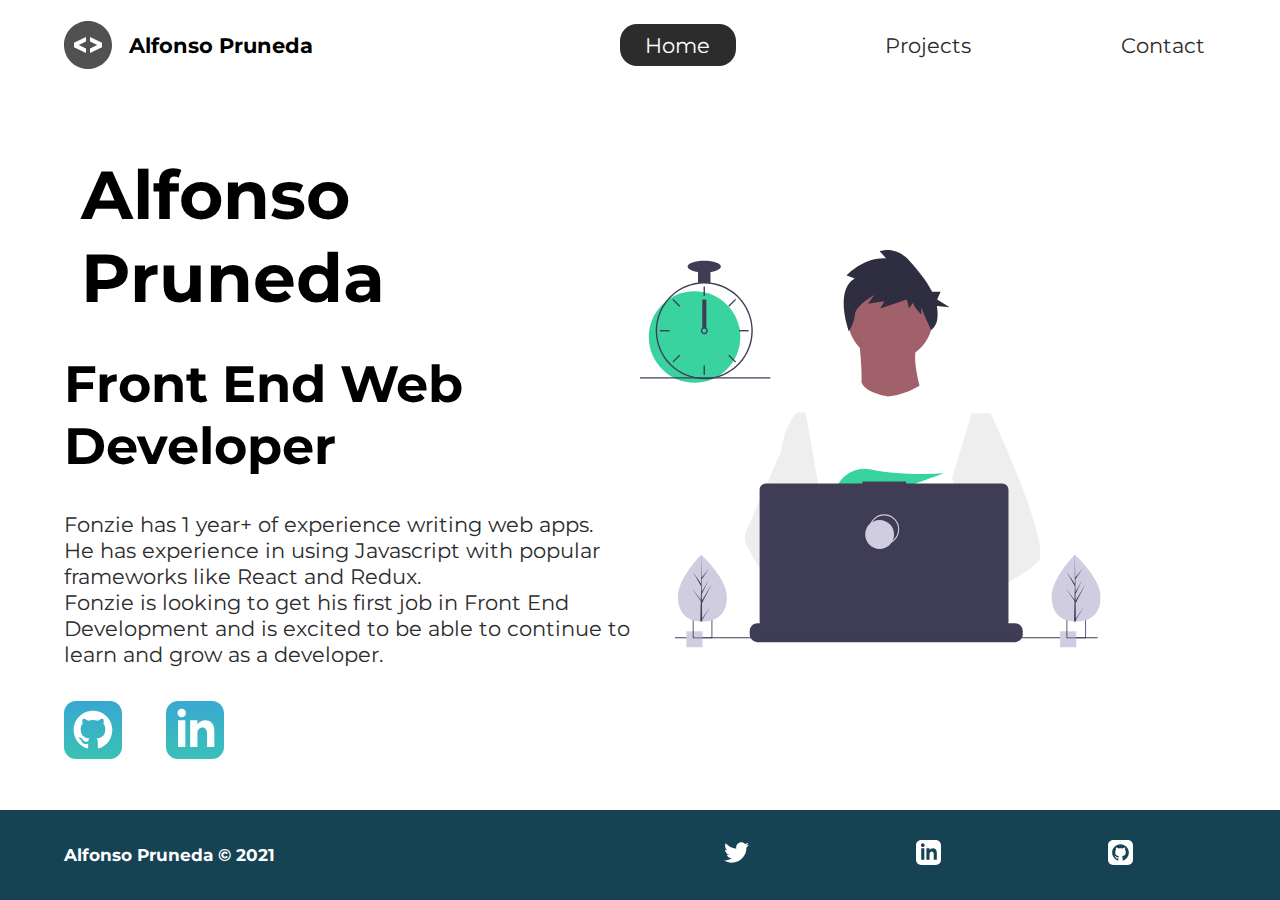
<file: index.html>
<!DOCTYPE html>
<html lang="en">
  <head>
    <title>Alfonso Pruneda | Web Developer</title>
    <meta
      name="description"
      content="Alfonso Pruneda is a front-end web developer who specializes in HTML, CSS, SASS, Javascript and React"
    />
    <meta charset="UTF-8" />
    <meta http-equiv="X-UA-Compatible" content="IE=edge" />
    <meta name="viewport" content="width=device-width, initial-scale=1.0" />
    <meta name="robots" content="index, follow" />
    <link rel="preconnect" href="https://fonts.gstatic.com" />
    <link
      href="https://fonts.googleapis.com/css2?family=Montserrat:wght@400;500&display=swap"
      rel="stylesheet"
    />
    <link rel="stylesheet" href="./styles/style.css" />
  </head>
  <body>
    <header class="main-head">
      <nav>
        <div class="logo">
          <img src="icons/code.svg" alt="logo" />
          <h1>Alfonso Pruneda</h1>
        </div>
        <ul>
          <li><a class="active" href="./">Home</a></li>
          <li><a href="./projects/">Projects</a></li>
          <li><a href="./contact/">Contact</a></li>
        </ul>
      </nav>
    </header>
    <main>
      <section class="intro">
        <div class="intro-text">
          <h2>Alfonso Pruneda</h2>
          <h3>
            Front End Web <br />
            Developer
          </h3>
          <p>
            Fonzie has 1 year+ of experience writing web apps. <br />
            He has experience in using Javascript with popular frameworks like
            React and Redux. <br />
            Fonzie is looking to get his first job in Front End Development and
            is excited to be able to continue to learn and grow as a developer.
          </p>
          <div class="intro-social">
            <a href="https://github.com/915fonzie" target="_blank"
              ><img src="./icons/github.svg" alt="github-social-link"
            /></a>
            <a href="https://linkedin.com/in/fonziepruneda" target="_blank"
              ><img src="./icons/linked-in.svg" alt="linkedin-social-link"
            /></a>
          </div>
        </div>
        <div class="intro-images">
          <svg
            width="799"
            height="690"
            viewBox="0 0 799 690"
            fill="none"
            xmlns="http://www.w3.org/2000/svg"
          >
            <title>me</title>
            <g id="undraw_dev_productivity_umsq (1) 1" clip-path="url(#clip0)">
              <path
                id="Vector"
                d="M516.92 624.636C516.92 624.636 512.16 626.266 504.42 628.576C487.31 633.706 455.65 642.216 428.82 643.916C405.72 645.396 386.2 641.836 382.63 626.766C381.1 620.286 383.27 614.956 388 610.576C402.12 597.486 439 592.796 468.25 591.186C476.51 590.736 484.15 590.526 490.51 590.446C501.31 590.306 508.39 590.526 508.39 590.526L508.56 591.186L516.92 624.636Z"
                fill="#A0616A"
              />
              <path
                id="Vector_2"
                d="M436.99 672.586C418.61 695.346 342.73 647.666 316.19 629.886C310.41 626.016 306.97 623.566 306.97 623.566L331.25 591.186L338.94 580.936C338.94 580.936 345.82 584.586 355.99 590.526C356.36 590.746 356.73 590.966 357.11 591.186C365.88 596.336 376.89 603.066 388 610.576C403.33 620.946 418.83 632.776 428.82 643.916C438.59 654.806 443.08 665.036 436.99 672.586Z"
                fill="#A0616A"
              />
              <g id="me">
                <path
                  id="Vector_3"
                  d="M434.672 191.952C475.283 191.607 507.926 158.406 507.582 117.795C507.237 77.1832 474.036 44.5403 433.425 44.8847C392.813 45.2291 360.17 78.4303 360.515 119.042C360.859 159.653 394.06 192.296 434.672 191.952Z"
                  fill="#A0616A"
                />
                <path
                  id="Vector_4"
                  d="M379.477 155.65C379.477 155.65 394.216 259.972 373.002 271.875C351.787 283.779 499.929 283.588 499.929 283.588C499.929 283.588 466.124 193.284 480.809 165.449L379.477 155.65Z"
                  fill="#A0616A"
                />
                <path
                  id="Vector_5"
                  d="M608.101 283.199L596.257 339.402L571.214 458.308L570.49 464.815L562.138 540.138L556.582 590.177L552.857 623.79C528.584 636.526 510.988 645.326 510.988 645.326C510.988 645.326 509.404 637.719 506.871 627.99C489.805 633.265 458.218 642.043 431.404 643.97C441.266 654.777 445.842 664.969 439.817 672.57C421.63 695.485 345.349 648.45 318.659 630.896C318.077 635.158 317.879 639.464 318.068 643.762L297.626 628.314L299.331 592.359L302.206 531.522L305.819 455.229C304.448 451.975 303.294 448.634 302.364 445.228C295.956 423.161 288.032 379.057 281.928 342.067C277.016 312.298 273.302 287.138 272.517 281.785C272.411 281.086 272.358 280.726 272.358 280.726L384.363 230.094C392.509 248.556 429.865 253.809 429.865 253.809C460.756 251.417 484.847 234.913 484.847 234.913L608.101 283.199Z"
                  fill="white"
                />
                <path
                  id="Vector_6"
                  d="M372.285 49.3811L358.49 43.9934C358.49 43.9934 386.969 12.1 426.99 14.513L415.635 2.22366C415.635 2.22366 443.04 -9.01799 468.283 19.6674C481.553 34.7467 496.908 52.4737 506.557 72.5077L521.281 72.3829L515.251 85.9663L536.874 99.3152L514.777 97.0719C516.155 104.471 516.421 112.034 515.566 119.511C514.683 126.991 510.928 133.835 505.094 138.598V138.598C505.094 138.598 487.743 103.449 487.696 97.9443L487.813 111.705C487.813 111.705 473.959 99.4371 473.889 91.1807L466.471 100.877L462.593 85.7717L416.475 101.301L423.87 88.8526L395.157 93.2246L406.278 77.9923C406.278 77.9923 373.932 96.1568 372.811 111.304C371.689 126.452 362.299 140.875 362.299 140.875C362.299 140.875 336.213 70.3294 372.285 49.3811Z"
                  fill="#2F2E41"
                />
                <path
                  id="Vector_7"
                  d="M690.215 540.422C682.794 548.605 664.338 560.992 641.951 574.422C633.623 579.413 624.757 584.559 615.71 589.676C594.122 601.889 571.514 614.001 552.857 623.79C528.584 636.526 510.988 645.326 510.988 645.326C510.988 645.326 509.403 637.719 506.871 627.99C503.48 614.968 498.397 598.141 493.184 590.715C493.002 590.456 492.82 590.218 492.638 589.979C491.121 588.022 489.601 586.885 488.112 586.897L562.138 540.138L594.127 519.926L570.489 464.814L540.842 395.683L557.908 339.727L575.062 283.479L608.101 283.199C608.101 283.199 619.243 306.985 633.514 340.166C635.647 345.128 637.851 350.299 640.096 355.64C669.469 425.394 706.176 522.836 690.215 540.422Z"
                  fill="#EEEEEE"
                />
                <path
                  id="Vector_8"
                  d="M358.123 591.2C355.41 591.212 352.702 591.456 350.029 591.928C327.074 596.073 320.47 616.94 318.659 630.896C318.077 635.158 317.879 639.464 318.068 643.761L297.626 628.314L290.178 622.687C272.316 616.628 256.353 605.733 242.483 592.84C230.449 581.456 219.634 568.849 210.213 555.223C200.831 541.793 192.448 527.692 185.134 513.034C183.094 508.943 181.977 504.454 181.864 499.884C181.751 495.314 182.644 490.775 184.48 486.588L209.154 430.327L245.218 348.098C245.471 346.146 245.752 344.237 246.059 342.371C252.995 300.511 272.367 281.786 272.367 281.786L287.286 281.659L297.778 341.932L310.813 416.815L302.364 445.227L282.839 510.845L302.205 531.522L358.123 591.2Z"
                  fill="#EEEEEE"
                />
              </g>
              <path
                id="Vector_9"
                d="M372.877 415.806L385.631 430.686C390.37 429.783 395.319 428.721 400.416 427.529L396.752 415.806L405.71 426.256C459.707 412.975 526.637 387.155 526.637 387.155C526.637 387.155 454.379 392.453 400.428 380.666C376.558 375.451 351.998 387.284 342.202 409.668C336.508 422.679 337.403 433.951 357.596 433.951C364.419 433.835 371.223 433.195 377.949 432.037L372.877 415.806Z"
                fill="#38D39F"
              />
              <path
                id="Vector_10"
                d="M663.65 660.386V666.456C663.654 668.122 663.345 669.774 662.74 671.326C662.472 672.018 662.147 672.687 661.77 673.326C660.578 675.326 658.887 676.983 656.862 678.133C654.838 679.283 652.549 679.887 650.22 679.886H203.67C201.342 679.887 199.053 679.283 197.028 678.133C195.003 676.983 193.312 675.326 192.12 673.326C191.743 672.687 191.419 672.018 191.15 671.326C190.546 669.774 190.237 668.122 190.24 666.456V660.386C190.24 658.622 190.587 656.876 191.262 655.246C191.936 653.616 192.926 652.136 194.173 650.888C195.42 649.641 196.901 648.652 198.53 647.977C200.16 647.302 201.906 646.955 203.67 646.956H229.41V644.126C229.41 644.052 229.425 643.979 229.453 643.911C229.481 643.843 229.522 643.782 229.574 643.73C229.626 643.678 229.688 643.636 229.756 643.608C229.824 643.58 229.897 643.566 229.97 643.566H243.4C243.474 643.566 243.547 643.58 243.615 643.608C243.683 643.636 243.745 643.678 243.797 643.73C243.849 643.782 243.89 643.843 243.918 643.911C243.946 643.979 243.96 644.052 243.96 644.126V646.956H252.35V644.126C252.35 644.052 252.365 643.979 252.393 643.911C252.421 643.843 252.462 643.782 252.514 643.73C252.566 643.678 252.628 643.636 252.696 643.608C252.764 643.58 252.837 643.566 252.91 643.566H266.34C266.414 643.566 266.487 643.58 266.555 643.608C266.623 643.636 266.684 643.678 266.736 643.73C266.789 643.782 266.83 643.843 266.858 643.911C266.886 643.979 266.9 644.052 266.9 644.126V646.956H275.3V644.126C275.3 644.052 275.315 643.979 275.343 643.911C275.371 643.843 275.412 643.782 275.464 643.73C275.516 643.678 275.578 643.636 275.646 643.608C275.714 643.58 275.787 643.566 275.86 643.566H289.29C289.364 643.566 289.437 643.58 289.505 643.608C289.573 643.636 289.634 643.678 289.686 643.73C289.739 643.782 289.78 643.843 289.808 643.911C289.836 643.979 289.85 644.052 289.85 644.126V646.956H298.24V644.126C298.24 644.052 298.255 643.979 298.283 643.911C298.311 643.843 298.352 643.782 298.404 643.73C298.456 643.678 298.518 643.636 298.586 643.608C298.654 643.58 298.727 643.566 298.8 643.566H312.23C312.304 643.566 312.377 643.58 312.445 643.608C312.513 643.636 312.574 643.678 312.626 643.73C312.678 643.782 312.72 643.843 312.748 643.911C312.776 643.979 312.79 644.052 312.79 644.126V646.956H321.18V644.126C321.18 644.052 321.194 643.979 321.223 643.911C321.251 643.843 321.292 643.782 321.344 643.73C321.396 643.678 321.458 643.636 321.526 643.608C321.594 643.58 321.667 643.566 321.74 643.566H335.17C335.244 643.566 335.317 643.58 335.385 643.608C335.453 643.636 335.514 643.678 335.566 643.73C335.618 643.782 335.66 643.843 335.688 643.911C335.716 643.979 335.73 644.052 335.73 644.126V646.956H344.13V644.126C344.13 644.052 344.145 643.979 344.173 643.911C344.201 643.843 344.242 643.782 344.294 643.73C344.346 643.678 344.408 643.636 344.476 643.608C344.544 643.58 344.617 643.566 344.69 643.566H358.12C358.194 643.566 358.267 643.58 358.335 643.608C358.403 643.636 358.464 643.678 358.516 643.73C358.569 643.782 358.61 643.843 358.638 643.911C358.666 643.979 358.68 644.052 358.68 644.126V646.956H367.07V644.126C367.07 644.052 367.085 643.979 367.113 643.911C367.141 643.843 367.182 643.782 367.234 643.73C367.286 643.678 367.348 643.636 367.416 643.608C367.484 643.58 367.557 643.566 367.63 643.566H472.83C472.904 643.566 472.977 643.58 473.045 643.608C473.113 643.636 473.174 643.678 473.227 643.73C473.279 643.782 473.32 643.843 473.348 643.911C473.376 643.979 473.39 644.052 473.39 644.126V646.956H481.79V644.126C481.79 644.052 481.804 643.979 481.833 643.911C481.861 643.843 481.902 643.782 481.954 643.73C482.006 643.678 482.068 643.636 482.136 643.608C482.204 643.58 482.277 643.566 482.35 643.566H495.78C495.928 643.567 496.07 643.627 496.175 643.732C496.279 643.836 496.339 643.978 496.34 644.126V646.956H504.73V644.126C504.73 644.052 504.745 643.979 504.773 643.911C504.801 643.843 504.842 643.782 504.894 643.73C504.946 643.678 505.008 643.636 505.076 643.608C505.144 643.58 505.217 643.566 505.29 643.566H518.72C518.794 643.566 518.867 643.58 518.935 643.608C519.003 643.636 519.065 643.678 519.117 643.73C519.169 643.782 519.21 643.843 519.238 643.911C519.266 643.979 519.28 644.052 519.28 644.126V646.956H527.67V644.126C527.67 644.052 527.685 643.979 527.713 643.911C527.741 643.843 527.782 643.782 527.834 643.73C527.886 643.678 527.948 643.636 528.016 643.608C528.084 643.58 528.157 643.566 528.23 643.566H541.66C541.734 643.566 541.807 643.58 541.875 643.608C541.943 643.636 542.005 643.678 542.057 643.73C542.109 643.782 542.15 643.843 542.178 643.911C542.206 643.979 542.22 644.052 542.22 644.126V646.956H550.62V644.126C550.62 644.052 550.635 643.979 550.663 643.911C550.691 643.843 550.732 643.782 550.784 643.73C550.836 643.678 550.898 643.636 550.966 643.608C551.034 643.58 551.107 643.566 551.18 643.566H564.61C564.757 643.568 564.898 643.628 565.001 643.733C565.104 643.837 565.161 643.979 565.16 644.126V646.956H573.56V644.126C573.56 644.052 573.575 643.979 573.603 643.911C573.631 643.843 573.672 643.782 573.724 643.73C573.776 643.678 573.838 643.636 573.906 643.608C573.974 643.58 574.047 643.566 574.12 643.566H587.55C587.624 643.566 587.697 643.58 587.765 643.608C587.833 643.636 587.895 643.678 587.947 643.73C587.999 643.782 588.04 643.843 588.068 643.911C588.096 643.979 588.11 644.052 588.11 644.126V646.956H596.5V644.126C596.5 644.052 596.515 643.979 596.543 643.911C596.571 643.843 596.612 643.782 596.664 643.73C596.716 643.678 596.778 643.636 596.846 643.608C596.914 643.58 596.987 643.566 597.06 643.566H610.49C610.564 643.566 610.637 643.58 610.705 643.608C610.773 643.636 610.835 643.678 610.887 643.73C610.939 643.782 610.98 643.843 611.008 643.911C611.036 643.979 611.05 644.052 611.05 644.126V646.956H650.22C651.984 646.955 653.731 647.302 655.36 647.977C656.99 648.652 658.471 649.641 659.718 650.888C660.965 652.136 661.954 653.616 662.629 655.246C663.304 656.876 663.651 658.622 663.65 660.386Z"
                fill="#3F3D56"
              />
              <path
                id="Vector_11"
                d="M793.5 671.326H60.5V673.326H793.5V671.326Z"
                fill="#3F3D56"
              />
              <path
                id="Vector_12"
                d="M627.694 404.757H461.251V401.326H385.78V404.757H218.651C215.665 404.757 212.801 405.943 210.69 408.054C208.578 410.166 207.392 413.029 207.392 416.015V643.927C207.392 646.913 208.578 649.776 210.69 651.888C212.801 653.999 215.665 655.185 218.651 655.185H627.694C630.68 655.185 633.544 653.999 635.655 651.888C637.767 649.776 638.953 646.913 638.953 643.927V416.015C638.953 414.537 638.662 413.073 638.096 411.707C637.53 410.341 636.701 409.1 635.655 408.054C634.61 407.009 633.369 406.18 632.003 405.614C630.637 405.048 629.173 404.757 627.694 404.757Z"
                fill="#3F3D56"
              />
              <path
                id="Vector_13"
                d="M423.5 509.326C437.307 509.326 448.5 498.133 448.5 484.326C448.5 470.519 437.307 459.326 423.5 459.326C409.693 459.326 398.5 470.519 398.5 484.326C398.5 498.133 409.693 509.326 423.5 509.326Z"
                stroke="#D0CDE1"
                stroke-width="2"
                stroke-miterlimit="10"
              />
              <path
                id="Vector_14"
                d="M415.5 518.326C429.307 518.326 440.5 507.133 440.5 493.326C440.5 479.519 429.307 468.326 415.5 468.326C401.693 468.326 390.5 479.519 390.5 493.326C390.5 507.133 401.693 518.326 415.5 518.326Z"
                fill="#D0CDE1"
              />
              <path
                id="Vector_15"
                d="M108.446 661.223H80.4463V689.223H108.446V661.223Z"
                fill="#D0CDE1"
              />
              <path
                id="Vector_16"
                d="M91.4502 639.223V673.223H125.45V639.223H91.4502ZM123.97 671.743H92.9202V640.703H123.97V671.743Z"
                fill="#3F3D56"
              />
              <path
                id="Vector_17"
                d="M756.446 661.223H728.446V689.223H756.446V661.223Z"
                fill="#D0CDE1"
              />
              <path
                id="Vector_18"
                d="M739.45 639.223V673.223H773.45V639.223H739.45ZM771.97 671.743H740.92V640.703H771.97V671.743Z"
                fill="#3F3D56"
              />
              <path
                id="Vector_19"
                d="M94.5802 230.113C138.399 230.113 173.921 194.592 173.921 150.773C173.921 106.955 138.399 71.4326 94.5802 71.4326C50.7617 71.4326 15.2397 106.955 15.2397 150.773C15.2397 194.592 50.7617 230.113 94.5802 230.113Z"
                fill="#38D39F"
              />
              <path
                id="Vector_20"
                d="M122.229 56.4899C115.045 55.5763 107.774 55.5763 100.59 56.4899C84.586 58.5913 69.5203 65.2398 57.181 75.6465C44.8417 86.0532 35.7467 99.7813 30.9754 115.202C28.8053 122.229 27.5764 129.514 27.3208 136.864C27.2848 137.886 27.2607 138.92 27.2607 139.954C27.283 162.264 36.1559 183.655 51.932 199.431C67.7082 215.207 89.0989 224.08 111.41 224.103C113.201 224.103 114.992 224.042 116.759 223.934C120.907 223.674 125.03 223.103 129.093 222.227C148.495 218.055 165.798 207.161 177.947 191.468C190.095 175.776 196.308 156.295 195.487 136.467C194.665 116.638 186.863 97.738 173.459 83.1039C160.054 68.4698 141.909 59.0435 122.229 56.4899H122.229ZM137.748 217.347H137.736C130.959 219.659 123.905 221.062 116.759 221.518C114.992 221.638 113.201 221.698 111.41 221.698C89.7377 221.672 68.961 213.051 53.6367 197.727C38.3123 182.402 29.6914 161.626 29.6649 139.954C29.6649 138.92 29.689 137.886 29.725 136.864C30.5514 115.744 39.5156 95.7617 54.7411 81.1008C69.9666 66.44 90.273 58.237 111.41 58.2089C130.776 58.21 149.513 65.0865 164.283 77.6131C179.052 90.1398 188.895 107.503 192.057 126.61C195.219 145.716 191.496 165.325 181.55 181.942C171.604 198.559 156.081 211.106 137.748 217.347H137.748Z"
                fill="#3F3D56"
              />
              <path
                id="Vector_21"
                d="M112.612 63.0176H110.208V79.8474H112.612V63.0176Z"
                fill="#3F3D56"
              />
              <path
                id="Vector_22"
                d="M57.8578 84.7018L56.1577 86.4019L68.0582 98.3023L69.7582 96.6022L57.8578 84.7018Z"
                fill="#3F3D56"
              />
              <path
                id="Vector_23"
                d="M34.4736 138.751V141.156H51.3034V138.751H34.4736Z"
                fill="#3F3D56"
              />
              <path
                id="Vector_24"
                d="M56.1578 193.506L57.8579 195.206L69.7584 183.306L68.0583 181.606L56.1578 193.506Z"
                fill="#3F3D56"
              />
              <path
                id="Vector_25"
                d="M153.062 96.6022L154.762 98.3022L166.662 86.4018L164.962 84.7017L153.062 96.6022Z"
                fill="#3F3D56"
              />
              <path
                id="Vector_26"
                d="M171.516 138.751V141.156H188.346V138.751H171.516Z"
                fill="#3F3D56"
              />
              <path
                id="Vector_27"
                d="M154.762 181.605L153.062 183.305L164.962 195.206L166.662 193.506L154.762 181.605Z"
                fill="#3F3D56"
              />
              <path
                id="Vector_28"
                d="M112.612 200.06H110.208V216.89H112.612V200.06Z"
                fill="#3F3D56"
              />
              <path
                id="Vector_29"
                d="M115.016 135.145C113.976 134.365 112.711 133.943 111.41 133.943C110.11 133.943 108.844 134.365 107.804 135.145C107.091 135.686 106.505 136.375 106.085 137.165C105.552 138.181 105.322 139.329 105.421 140.473C105.52 141.616 105.944 142.707 106.644 143.617C107.343 144.527 108.288 145.218 109.368 145.608C110.447 145.997 111.616 146.07 112.735 145.817C113.855 145.564 114.878 144.996 115.685 144.179C116.492 143.363 117.048 142.333 117.288 141.21C117.528 140.088 117.441 138.92 117.039 137.846C116.636 136.771 115.935 135.834 115.017 135.145H115.016ZM111.41 143.56C110.454 143.557 109.539 143.176 108.863 142.501C108.187 141.825 107.807 140.909 107.804 139.954C107.808 139.224 108.03 138.513 108.441 137.91C108.793 137.4 109.271 136.989 109.828 136.718C110.386 136.446 111.004 136.323 111.623 136.361C112.241 136.398 112.84 136.594 113.361 136.931C113.881 137.267 114.307 137.732 114.595 138.281C114.883 138.83 115.025 139.444 115.007 140.063C114.989 140.683 114.811 141.287 114.491 141.818C114.17 142.349 113.719 142.788 113.179 143.093C112.639 143.398 112.03 143.559 111.41 143.56V143.56Z"
                fill="#3F3D56"
              />
              <path
                id="Vector_30"
                d="M122.229 35.3687H100.591V57.007H122.229V35.3687Z"
                fill="#3F3D56"
              />
              <path
                id="Vector_31"
                d="M111.41 38.9748C127.344 38.9748 140.261 34.4 140.261 28.7567C140.261 23.1134 127.344 18.5386 111.41 18.5386C95.4757 18.5386 82.5586 23.1134 82.5586 28.7567C82.5586 34.4 95.4757 38.9748 111.41 38.9748Z"
                fill="#3F3D56"
              />
              <path
                id="clock-arrow"
                d="M115 86H108V135H115V86Z"
                fill="#3F3D56"
              />
              <path
                id="Vector_32"
                d="M226 220.44H0V222.844H226V220.44Z"
                fill="#3F3D56"
              />
              <g id="plant-left">
                <path
                  id="Vector_33"
                  d="M150.594 599.754C151.527 631.704 132.858 643.413 109.43 644.097C108.886 644.113 108.344 644.123 107.805 644.126C106.719 644.135 105.643 644.117 104.577 644.072C83.3891 643.193 66.6172 631.945 65.7495 602.232C64.8515 571.482 103.018 531.529 105.882 528.574L105.887 528.571C105.996 528.458 106.052 528.402 106.052 528.402C106.052 528.402 149.661 567.807 150.594 599.754Z"
                  fill="#D0CDE1"
                />
                <path
                  id="Vector_34"
                  d="M107.744 639.255L122.626 617.124L107.774 641.636L107.805 644.126C106.719 644.135 105.643 644.117 104.577 644.072L105.315 612.06L105.295 611.813L105.322 611.766L105.393 608.741L89.0952 585.078L105.374 606.477L105.432 607.116L105.989 582.93L91.9122 558.397L106.029 578.681L105.882 528.574L105.882 528.407L105.887 528.571L106.821 568.062L119.651 552.021L106.863 571.464L107.143 593.098L118.949 571.984L107.187 596.279L107.343 608.308L124.512 578.897L107.395 612.505L107.744 639.255Z"
                  fill="#3F3D56"
                />
              </g>
              <g id="plant-right">
                <path
                  id="Vector_35"
                  d="M798.594 599.754C799.527 631.704 780.858 643.413 757.43 644.097C756.886 644.113 756.344 644.123 755.805 644.126C754.719 644.135 753.643 644.117 752.577 644.072C731.389 643.193 714.617 631.945 713.749 602.232C712.851 571.482 751.018 531.529 753.882 528.574L753.887 528.571C753.996 528.458 754.052 528.402 754.052 528.402C754.052 528.402 797.661 567.807 798.594 599.754Z"
                  fill="#D0CDE1"
                />
                <path
                  id="Vector_36"
                  d="M755.744 639.255L770.626 617.124L755.774 641.636L755.805 644.126C754.719 644.135 753.643 644.117 752.577 644.072L753.315 612.06L753.295 611.813L753.323 611.766L753.393 608.741L737.095 585.078L753.374 606.477L753.432 607.116L753.989 582.93L739.912 558.397L754.029 578.681L753.882 528.574L753.882 528.407L753.887 528.571L754.821 568.062L767.651 552.021L754.864 571.464L755.143 593.098L766.949 571.984L755.187 596.279L755.343 608.308L772.512 578.897L755.395 612.505L755.744 639.255Z"
                  fill="#3F3D56"
                />
              </g>
            </g>
            <defs>
              <clipPath id="clip0">
                <rect width="798.627" height="689.223" fill="white" />
              </clipPath>
            </defs>
          </svg>
          <img class="splash" src="./img/splash.svg" alt="" />
        </div>
      </section>
      <footer>
        <h4>Alfonso Pruneda &copy; 2021</h4>
        <ul>
          <li>
            <a href="https://twitter.com/915fonzie" target="_blank"
              ><img src="/icons/twitter 1.svg" alt="twitter-social-link"
            /></a>
          </li>
          <li>
            <a href="https://linkedin.com/in/fonziepruneda" target="_blank"
              ><img src="/icons/linked-in 2.svg" alt="linkedin-social-link"
            /></a>
          </li>
          <li>
            <a href="https://github.com/915fonzie" target="_blank"
              ><img src="/icons/github 2.svg" alt="github-social-link"
            /></a>
          </li>
        </ul>
      </footer>
    </main>
  </body>
</html>
</file>
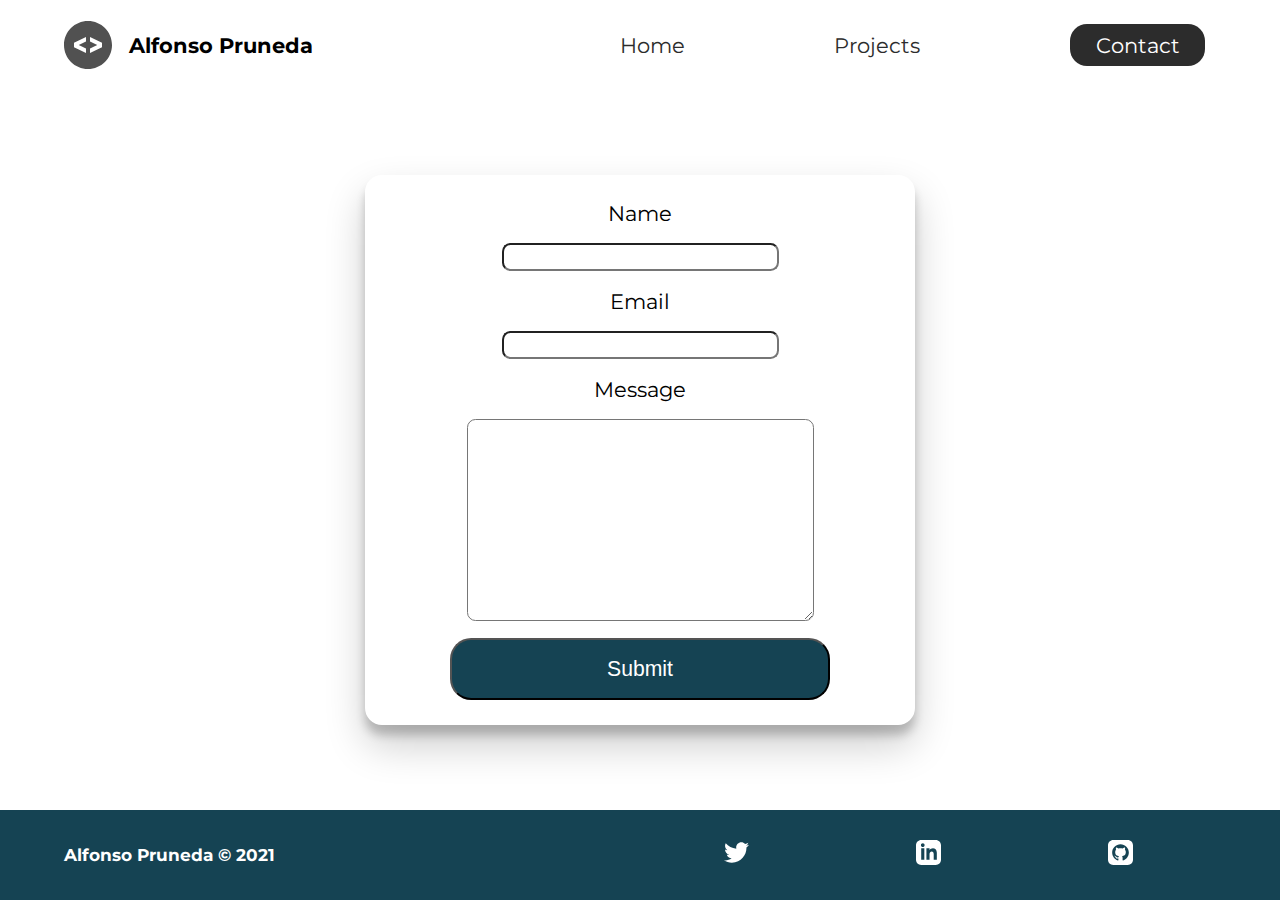
<file: contact/index.html>
<!DOCTYPE html>
<html lang="en">
  <head>
    <title>Alfonso Pruneda | Web Developer</title>
    <meta
      name="description"
      content="Alfonso Pruneda is a front-end web developer who specializes in HTML, CSS, SASS, Javascript and React"
    />
    <meta charset="UTF-8" />
    <meta http-equiv="X-UA-Compatible" content="IE=edge" />
    <meta name="viewport" content="width=device-width, initial-scale=1.0" />
    <meta name="robots" content="index, follow" />
    <link rel="preconnect" href="https://fonts.gstatic.com" />
    <link
      href="https://fonts.googleapis.com/css2?family=Montserrat:wght@400;500&display=swap"
      rel="stylesheet"
    />
    <link rel="stylesheet" href="../styles/style.css" />
  </head>
  <body>
    <header class="main-head">
      <nav>
        <div class="logo">
          <img src="../icons/code.svg" alt="logo" />
          <h1>Alfonso Pruneda</h1>
        </div>
        <ul>
          <li><a href="../">Home</a></li>
          <li><a href="../projects/">Projects</a></li>
          <li><a class="active" href="../contact/">Contact</a></li>
        </ul>
      </nav>
    </header>
    <section class="form-section">
      <form name="contact" method="POST" data-netlify="true">
        <label for="name">Name</label>
        <input type="text" name="name" id="name" required />
        <label for="email">Email</label>
        <input type="email" name="email" id="email" required />
        <label for="message">Message</label>
        <textarea name="message" id="message" cols="30" rows="10"></textarea>
        <button type="submit">Submit</button>
      </form>
    </section>
    <footer>
      <h4>Alfonso Pruneda &copy; 2021</h4>
      <ul>
        <li>
          <a href="https://twitter.com/915fonzie" target="_blank"
            ><img src="/icons/twitter 1.svg" alt="twitter-social-link"
          /></a>
        </li>
        <li>
          <a href="https://linkedin.com/in/fonziepruneda" target="_blank"
            ><img src="/icons/linked-in 2.svg" alt="linkedin-social-link"
          /></a>
        </li>
        <li>
          <a href="https://github.com/915fonzie" target="_blank"
            ><img src="/icons/github 2.svg" alt="github-social-link"
          /></a>
        </li>
      </ul>
    </footer>
  </body>
</html>
</file>
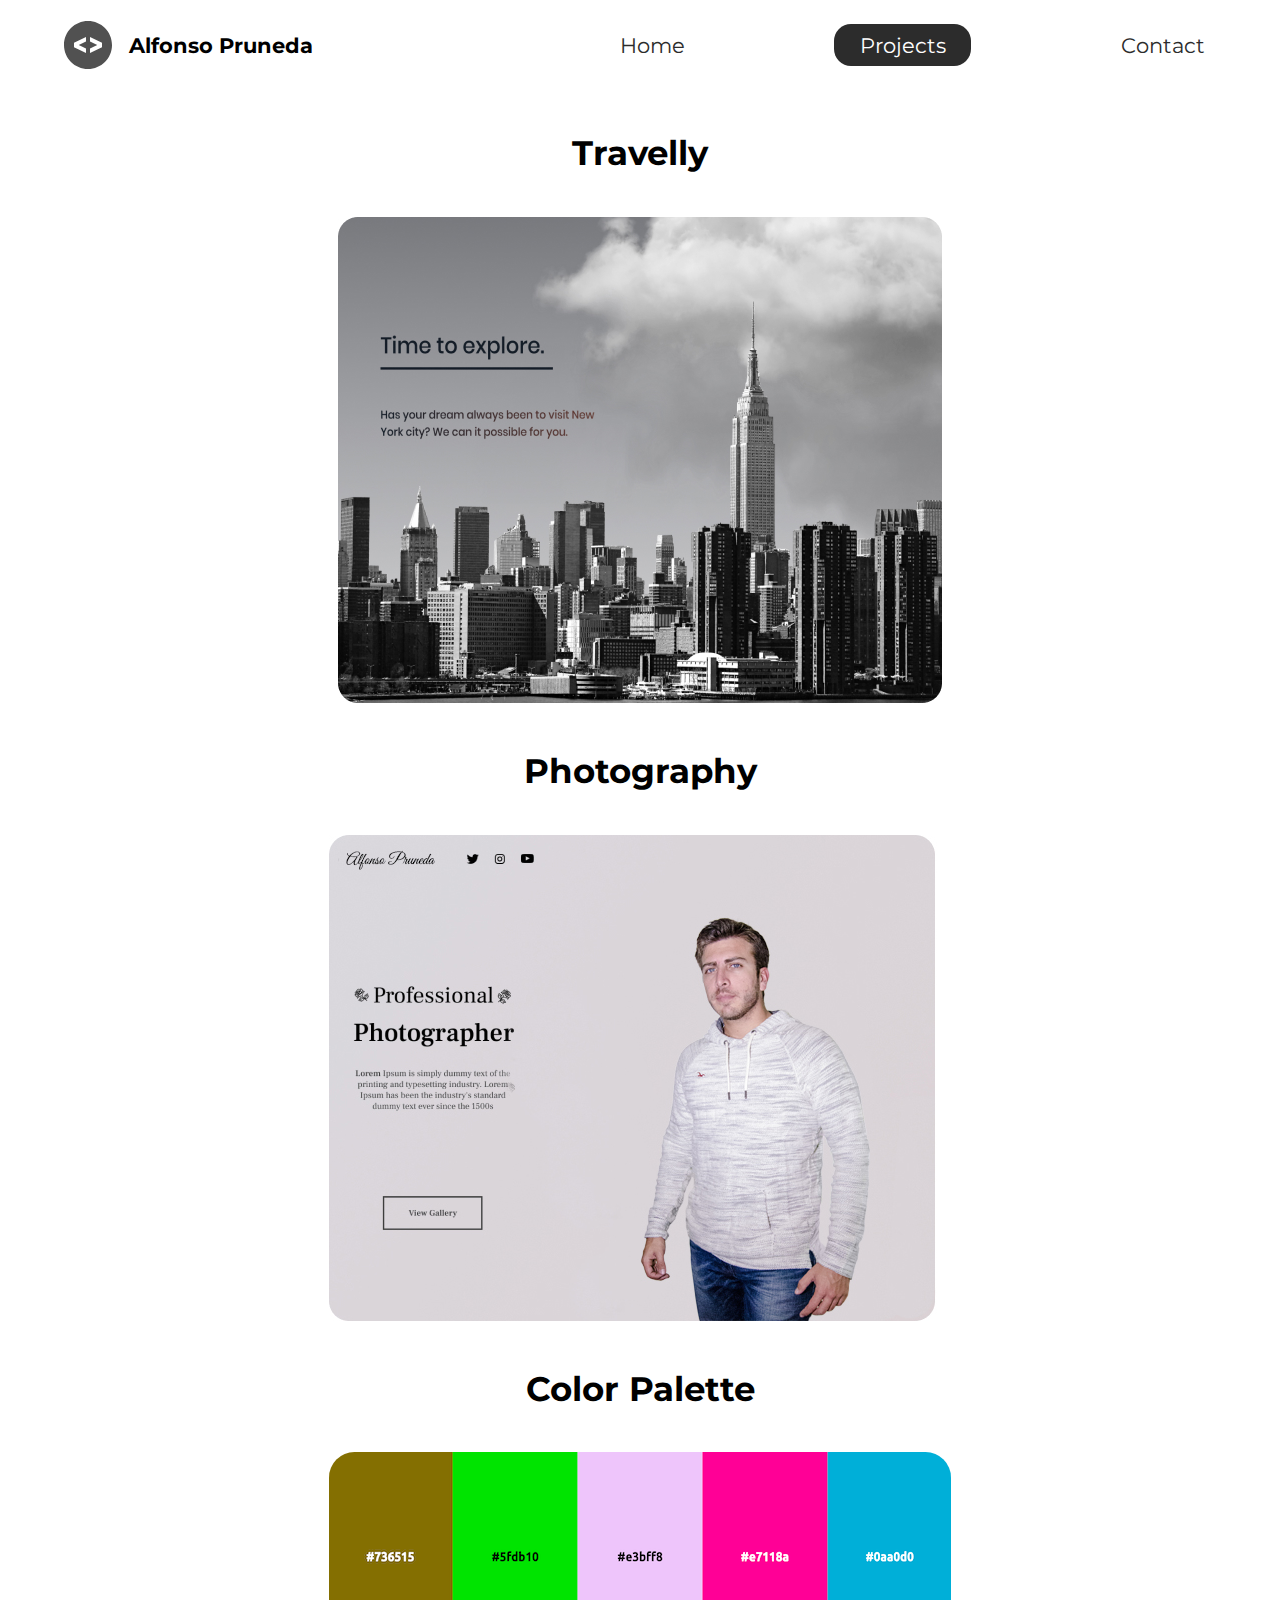
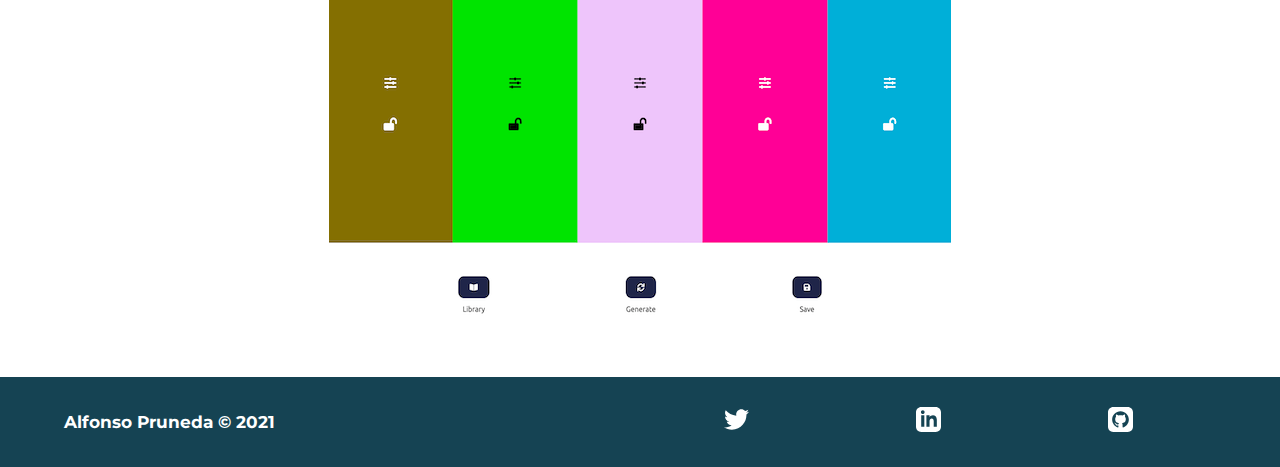
<file: projects/index.html>
<!DOCTYPE html>
<html lang="en">
  <head>
    <title>Alfonso Pruneda | Web Developer</title>
    <meta
      name="description"
      content="Alfonso Pruneda is a front-end web developer who specializes in HTML, CSS, SASS, Javascript and React"
    />
    <meta charset="UTF-8" />
    <meta http-equiv="X-UA-Compatible" content="IE=edge" />
    <meta name="viewport" content="width=device-width, initial-scale=1.0" />
    <meta name="robots" content="index, follow" />
    <link rel="preconnect" href="https://fonts.gstatic.com" />
    <link
      href="https://fonts.googleapis.com/css2?family=Montserrat:wght@400;500&display=swap"
      rel="stylesheet"
    />
    <link rel="stylesheet" href="../styles/style.css" />
  </head>
  <body>
    <header class="main-head">
      <nav>
        <div class="logo">
          <img src="../icons/code.svg" alt="logo" />
          <h1>Alfonso Pruneda</h1>
        </div>
        <ul>
          <li><a href="../">Home</a></li>
          <li><a class="active" href="./index.html">Projects</a></li>
          <li><a href="../contact/">Contact</a></li>
        </ul>
      </nav>
    </header>
    <section class="projects">
      <div class="travelly">
        <h2>Travelly</h2>
        <a href="https://travellydemo.netlify.app/" target="_blank"
          ><img src="../img/travelly.jpg" alt="travelly-project"
        /></a>
      </div>
      <div class="photography">
        <h2>Photography</h2>
        <a href="https://photographywebsitedemo.netlify.app/" target="_blank"
          ><img src="../img/alfonso-pruneda.jpg" alt="photography-project"
        /></a>
      </div>
      <div class="color-palette">
        <h2>Color Palette</h2>
        <a href="https://colorpalettedemo.netlify.app/" target="_blank"
          ><img src="../img/color-palette.png" alt="color-palette-project"
        /></a>
      </div>
    </section>
    <footer>
      <h4>Alfonso Pruneda &copy; 2021</h4>
      <ul>
        <li>
          <a href="https://twitter.com/915fonzie" target="_blank"
            ><img src="/icons/twitter 1.svg" alt="twitter-social-link"
          /></a>
        </li>
        <li>
          <a href="https://linkedin.com/in/fonziepruneda" target="_blank"
            ><img src="/icons/linked-in 2.svg" alt="linkedin-social-link"
          /></a>
        </li>
        <li>
          <a href="https://github.com/915fonzie" target="_blank"
            ><img src="/icons/github 2.svg" alt="github-social-link"
          /></a>
        </li>
      </ul>
    </footer>
  </body>
</html>
</file>
<file: styles/style.css>
* {
  margin: 0;
  padding: 0;
  -webkit-box-sizing: border-box;
          box-sizing: border-box;
}

html {
  font-size: 62.5%;
}

body {
  font-family: "Montserrat", sans-serif;
}

h1 {
  font-size: 2.5rem;
}

li,
button,
label,
input,
a,
p {
  font-size: 2.5rem;
}

h2 {
  font-size: 4rem;
}

h3 {
  font-size: 2.5rem;
}

h4,
h5 {
  font-size: 2rem;
}

ul {
  list-style: none;
}

a {
  text-decoration: none;
  color: #2c2c2c;
}

.main-head {
  width: 95%;
  margin: 0 0 0 auto;
}

nav {
  display: -webkit-box;
  display: -ms-flexbox;
  display: flex;
  -webkit-box-pack: justify;
      -ms-flex-pack: justify;
          justify-content: space-between;
  -webkit-box-align: center;
      -ms-flex-align: center;
          align-items: center;
  -webkit-box-orient: horizontal;
  -webkit-box-direction: normal;
      -ms-flex-direction: row;
          flex-direction: row;
  min-height: 10vh;
  width: 60%;
  -ms-flex-wrap: wrap;
      flex-wrap: wrap;
}

nav .logo {
  display: -webkit-box;
  display: -ms-flexbox;
  display: flex;
  -webkit-box-pack: start;
      -ms-flex-pack: start;
          justify-content: flex-start;
  -webkit-box-align: center;
      -ms-flex-align: center;
          align-items: center;
  -webkit-box-orient: horizontal;
  -webkit-box-direction: normal;
      -ms-flex-direction: row;
          flex-direction: row;
  -webkit-box-flex: 1;
      -ms-flex: 1 1 10rem;
          flex: 1 1 10rem;
}

nav .logo h1 {
  margin: 2rem;
}

nav ul {
  display: -webkit-box;
  display: -ms-flexbox;
  display: flex;
  -ms-flex-pack: distribute;
      justify-content: space-around;
  -webkit-box-align: center;
      -ms-flex-align: center;
          align-items: center;
  -webkit-box-orient: horizontal;
  -webkit-box-direction: normal;
      -ms-flex-direction: row;
          flex-direction: row;
  -webkit-box-flex: 1;
      -ms-flex: 1 1 40rem;
          flex: 1 1 40rem;
}

.intro {
  min-height: 80vh;
  width: 90%;
  margin: auto;
  -ms-flex-wrap: wrap;
      flex-wrap: wrap;
  display: -webkit-box;
  display: -ms-flexbox;
  display: flex;
  -webkit-box-pack: justify;
      -ms-flex-pack: justify;
          justify-content: space-between;
  -webkit-box-align: center;
      -ms-flex-align: center;
          align-items: center;
  -webkit-box-orient: horizontal;
  -webkit-box-direction: normal;
      -ms-flex-direction: row;
          flex-direction: row;
}

.intro h2 {
  font-size: 8rem;
  padding: 2rem;
}

.intro h3 {
  font-size: 6rem;
  padding: 2rem 0rem;
}

.intro p {
  padding-top: 2rem;
  color: #2c2c2c;
}

.splash {
  position: absolute;
  top: 0%;
  right: 0%;
  height: 100%;
  z-index: -1;
}

.intro-social {
  margin-top: 4rem;
}

.intro-social a {
  margin-right: 5rem;
}

.active {
  background: #2c2c2c;
  color: white;
  padding: 1rem 3rem;
  border-radius: 2rem;
}

.intro-text,
.intro-images {
  -webkit-box-flex: 1;
      -ms-flex: 1 1 40rem;
          flex: 1 1 40rem;
}

#plant-left {
  -webkit-animation: plant 1.5s ease infinite alternate;
          animation: plant 1.5s ease infinite alternate;
}

#plant-right {
  -webkit-animation: plant 1.5s ease infinite alternate 0.5s;
          animation: plant 1.5s ease infinite alternate 0.5s;
}

#me {
  -webkit-animation: me 1s infinite alternate;
          animation: me 1s infinite alternate;
  -webkit-transform-origin: bottom;
          transform-origin: bottom;
}

#clock-arrow {
  -webkit-animation: clock 1.5s infinite linear;
          animation: clock 1.5s infinite linear;
  transform-box: fill-box;
  -webkit-transform-origin: bottom;
          transform-origin: bottom;
}

@-webkit-keyframes me {
  from {
    -webkit-transform: rotateZ(-5deg);
            transform: rotateZ(-5deg);
  }
  to {
    -webkit-transform: rotateZ(5deg);
            transform: rotateZ(5deg);
  }
}

@keyframes me {
  from {
    -webkit-transform: rotateZ(-5deg);
            transform: rotateZ(-5deg);
  }
  to {
    -webkit-transform: rotateZ(5deg);
            transform: rotateZ(5deg);
  }
}

@-webkit-keyframes plant {
  from {
    -webkit-transform: translateY(0%);
            transform: translateY(0%);
  }
  to {
    -webkit-transform: translateY(-30%);
            transform: translateY(-30%);
  }
}

@keyframes plant {
  from {
    -webkit-transform: translateY(0%);
            transform: translateY(0%);
  }
  to {
    -webkit-transform: translateY(-30%);
            transform: translateY(-30%);
  }
}

@-webkit-keyframes clock {
  from {
    -webkit-transform: rotateZ(0deg);
            transform: rotateZ(0deg);
  }
  to {
    -webkit-transform: rotateZ(360deg);
            transform: rotateZ(360deg);
  }
}

@keyframes clock {
  from {
    -webkit-transform: rotateZ(0deg);
            transform: rotateZ(0deg);
  }
  to {
    -webkit-transform: rotateZ(360deg);
            transform: rotateZ(360deg);
  }
}

.projects {
  width: 90%;
  margin: auto;
  min-height: 80vh;
  display: -webkit-box;
  display: -ms-flexbox;
  display: flex;
  -webkit-box-pack: justify;
      -ms-flex-pack: justify;
          justify-content: space-between;
  -webkit-box-align: center;
      -ms-flex-align: center;
          align-items: center;
  -webkit-box-orient: horizontal;
  -webkit-box-direction: normal;
      -ms-flex-direction: row;
          flex-direction: row;
  text-align: center;
  -ms-flex-wrap: wrap;
      flex-wrap: wrap;
}

.projects h2 {
  margin: 5rem;
}

.travelly,
.photography,
.color-palette {
  -webkit-box-flex: 1;
      -ms-flex: 1 1 40rem;
          flex: 1 1 40rem;
}

.color-palette img {
  border-radius: 3rem;
}

.form-section {
  min-height: 80vh;
  display: -webkit-box;
  display: -ms-flexbox;
  display: flex;
  -webkit-box-pack: center;
      -ms-flex-pack: center;
          justify-content: center;
  -webkit-box-align: center;
      -ms-flex-align: center;
          align-items: center;
  -webkit-box-orient: horizontal;
  -webkit-box-direction: normal;
      -ms-flex-direction: row;
          flex-direction: row;
}

.form-section form {
  padding: 3rem 10rem;
  -webkit-box-shadow: 0px 10px 10px rgba(0, 0, 0, 0.2), 0px 20px 40px rgba(0, 0, 0, 0.2);
          box-shadow: 0px 10px 10px rgba(0, 0, 0, 0.2), 0px 20px 40px rgba(0, 0, 0, 0.2);
  display: -webkit-box;
  display: -ms-flexbox;
  display: flex;
  -webkit-box-pack: center;
      -ms-flex-pack: center;
          justify-content: center;
  -webkit-box-align: center;
      -ms-flex-align: center;
          align-items: center;
  -webkit-box-orient: vertical;
  -webkit-box-direction: normal;
      -ms-flex-direction: column;
          flex-direction: column;
  border-radius: 2rem;
}

.form-section form input,
.form-section form textarea {
  border-radius: 1rem;
  margin: 2rem;
}

.form-section form input:focus,
.form-section form textarea:focus {
  outline: 2px solid black;
}

.form-section form textarea {
  font-family: 'Montserrat', sans-serif;
  font-size: 2rem;
}

.form-section form button {
  border-radius: 2.5rem;
  width: 100%;
  padding: 2rem;
  background: #154353;
  color: white;
}

.form-section form button:focus {
  background: #447565;
}

footer {
  background: #154353;
  color: white;
  min-height: 10vh;
  padding: 0% 5%;
  display: -webkit-box;
  display: -ms-flexbox;
  display: flex;
  -webkit-box-pack: start;
      -ms-flex-pack: start;
          justify-content: flex-start;
  -webkit-box-align: center;
      -ms-flex-align: center;
          align-items: center;
  -webkit-box-orient: horizontal;
  -webkit-box-direction: normal;
      -ms-flex-direction: row;
          flex-direction: row;
}

footer ul {
  -webkit-box-flex: 1;
      -ms-flex: 1 1 40rem;
          flex: 1 1 40rem;
  display: -webkit-box;
  display: -ms-flexbox;
  display: flex;
  -ms-flex-pack: distribute;
      justify-content: space-around;
  -webkit-box-align: center;
      -ms-flex-align: center;
          align-items: center;
  -webkit-box-orient: horizontal;
  -webkit-box-direction: normal;
      -ms-flex-direction: row;
          flex-direction: row;
}

footer h4 {
  -webkit-box-flex: 1;
      -ms-flex: 1 1 40rem;
          flex: 1 1 40rem;
}

@media screen and (max-width: 1332px) {
  html {
    font-size: 53%;
  }
  .splash {
    display: none;
  }
  svg {
    width: 80%;
  }
  nav {
    width: 100%;
  }
  .projects {
    margin-bottom: 4rem;
  }
}

@media screen and (max-width: 754px) {
  html {
    font-size: 45%;
  }
  svg {
    height: 60%;
  }
  .main-head {
    width: 100%;
  }
  nav .logo {
    display: -webkit-box;
    display: -ms-flexbox;
    display: flex;
    -webkit-box-pack: center;
        -ms-flex-pack: center;
            justify-content: center;
    -webkit-box-align: center;
        -ms-flex-align: center;
            align-items: center;
    -webkit-box-orient: vertical;
    -webkit-box-direction: normal;
        -ms-flex-direction: column;
            flex-direction: column;
    -webkit-box-flex: 1;
        -ms-flex: 1 1 25rem;
            flex: 1 1 25rem;
    margin-top: 2rem;
  }
  nav ul {
    -webkit-box-flex: 1;
        -ms-flex: 1 1 60rem;
            flex: 1 1 60rem;
    margin-right: 2rem 0rem;
  }
  .intro-text {
    margin-top: 5rem;
    text-align: center;
  }
  .intro-images {
    text-align: center;
  }
  .intro-social {
    display: -webkit-box;
    display: -ms-flexbox;
    display: flex;
    -webkit-box-pack: center;
        -ms-flex-pack: center;
            justify-content: center;
    -webkit-box-align: center;
        -ms-flex-align: center;
            align-items: center;
    -webkit-box-orient: horizontal;
    -webkit-box-direction: normal;
        -ms-flex-direction: row;
            flex-direction: row;
  }
  .intro-social a {
    margin: 2rem;
  }
  .projects {
    margin-bottom: 2rem;
  }
  .travelly,
  .photography,
  .color-palette {
    -webkit-box-flex: 1;
        -ms-flex: 1 1 50rem;
            flex: 1 1 50rem;
  }
  .travelly img,
  .photography img,
  .color-palette img {
    width: 100%;
    height: 100%;
  }
  form {
    padding: 0rem;
    width: 100%;
  }
}
/*# sourceMappingURL=style.css.map */
</file>
